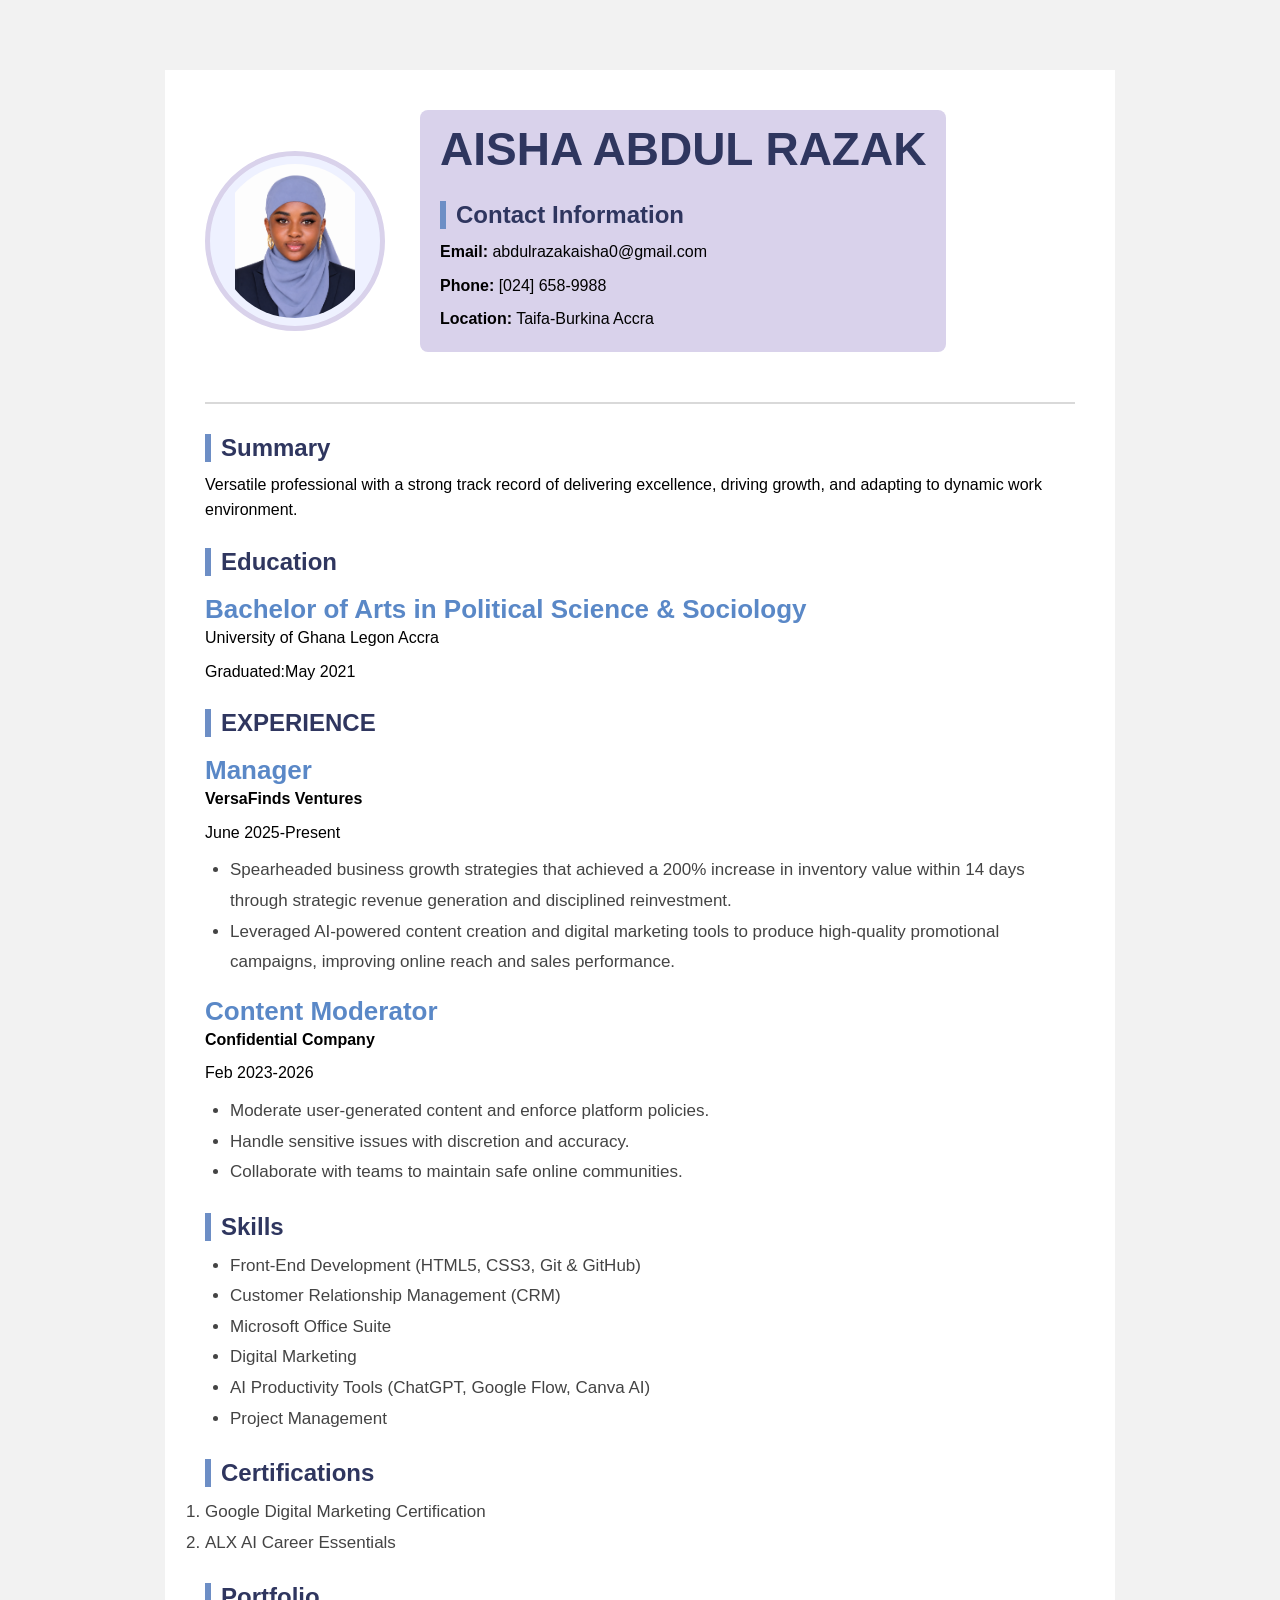
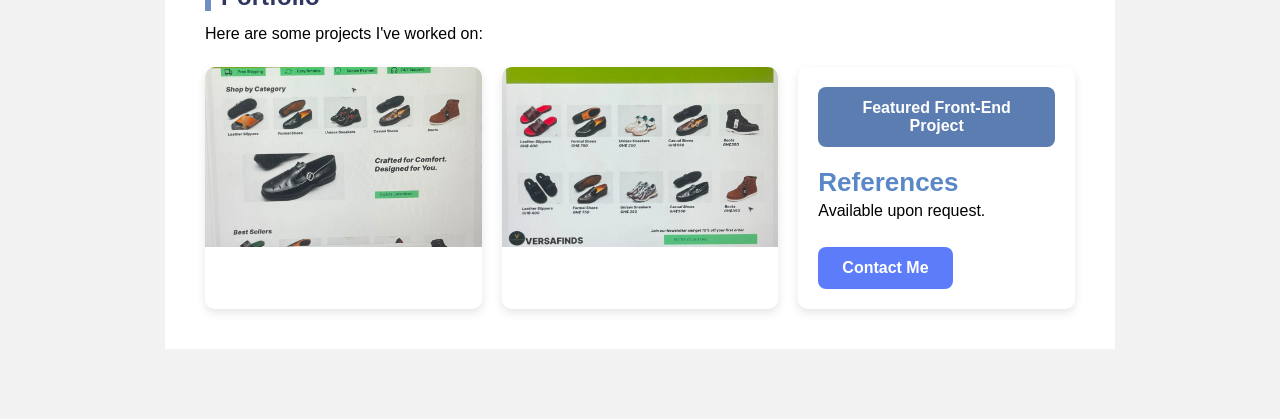
<file: index.html>
<!DOCTYPE html>
<html lang="en">
<head>
    <meta charset="UTF-8">
    <meta name="viewport" content="width=device-width, initial-scale=1.0">
    <title>Aisha's CV</title>
    <link rel="stylesheet" href="scr/style.css">
</head>
<body>
    <div class="container">

    <header class="header">

    <img src="images/passport photo 2.png" alt="Profile">

    <div class="name-banner">
    <h1>AISHA ABDUL RAZAK</h1>

    <h2>Contact Information</h2>

         <p><strong>Email:</strong> abdulrazakaisha0@gmail.com</p>
           <p><strong>Phone:</strong> [024] 658-9988</p>
            <p><strong>Location:</strong> Taifa-Burkina Accra</p>
            </div>
            </header>
            <hr>
            <section>
        
            <h2>Summary</h2>
            <p>Versatile professional with a strong track record of delivering excellence,
                driving growth, and adapting to dynamic work environment.
            </p>
            </section>

            <section>
            <h2>Education</h2>
            <h3>Bachelor of Arts in Political Science & Sociology</h3>
            <p>University of Ghana Legon Accra</p>
            <p>Graduated:May 2021</p>
            </section>

            <section>
            <h2>EXPERIENCE</h2>
            <h3>Manager</h3>
            <p><strong>VersaFinds Ventures</strong></p>
                <p>June 2025-Present</p>
                <ul>
                    <li>Spearheaded business growth strategies that achieved a 200% increase in inventory value 
                within 14 days through strategic revenue generation and disciplined reinvestment.</li>
                <li>Leveraged AI-powered content creation and digital marketing tools to produce high-quality 
                    promotional campaigns, improving online reach and sales performance.</li>
                
                </ul>
                
                <h3>Content Moderator</h3>
                <p><strong>Confidential Company</strong></p>
                <p>Feb 2023-2026</p>
                <ul>
                    <li>Moderate user-generated content and enforce platform policies.</li>
                    <li>Handle sensitive issues with discretion and accuracy.</li>
                    <li>Collaborate with teams to maintain safe online communities.</li>
                </ul>
                </section>

                    <section>

    <h2>Skills</h2>

    <ul>

        <li>Front-End Development (HTML5, CSS3, Git & GitHub)</li>

        <li>Customer Relationship Management (CRM)</li>

        <li>Microsoft Office Suite</li>

        <li>Digital Marketing</li>

        <li>AI Productivity Tools (ChatGPT, Google Flow, Canva AI)</li>

        <li>Project Management</li>

    </ul>

    </section>
<section>

     <h2>Certifications</h2>

    <ol>

        <li>Google Digital Marketing Certification</li>

        <li>ALX AI Career Essentials</li>

    </ol>
        </section>

        <section>

    <h2>Portfolio</h2>

    <p>Here are some projects I've worked on:</p>

    <div class="portfolio">

        <div class="card">

            <img src="images/WhatsApp Image 2026-07-12 at 6.37.19 PM.jpeg" alt="">

        </div>

        <div class="card">

            <img src="images/WhatsApp Image 2026-07-12 at 6.37.20 PM.jpeg" alt="Project 2">

        </div>

        <div class="card reference">

            <div class="project-note">
                Featured Front-End Project
            </div>

            <h3>References</h3>

            <p>Available upon request.</p>

            <a href="pages/contact.html" class="btn">Contact Me</a>

        </div>

    </div>

</section>
       
                

                </div>
                       
            

</body>
</html>
</file>
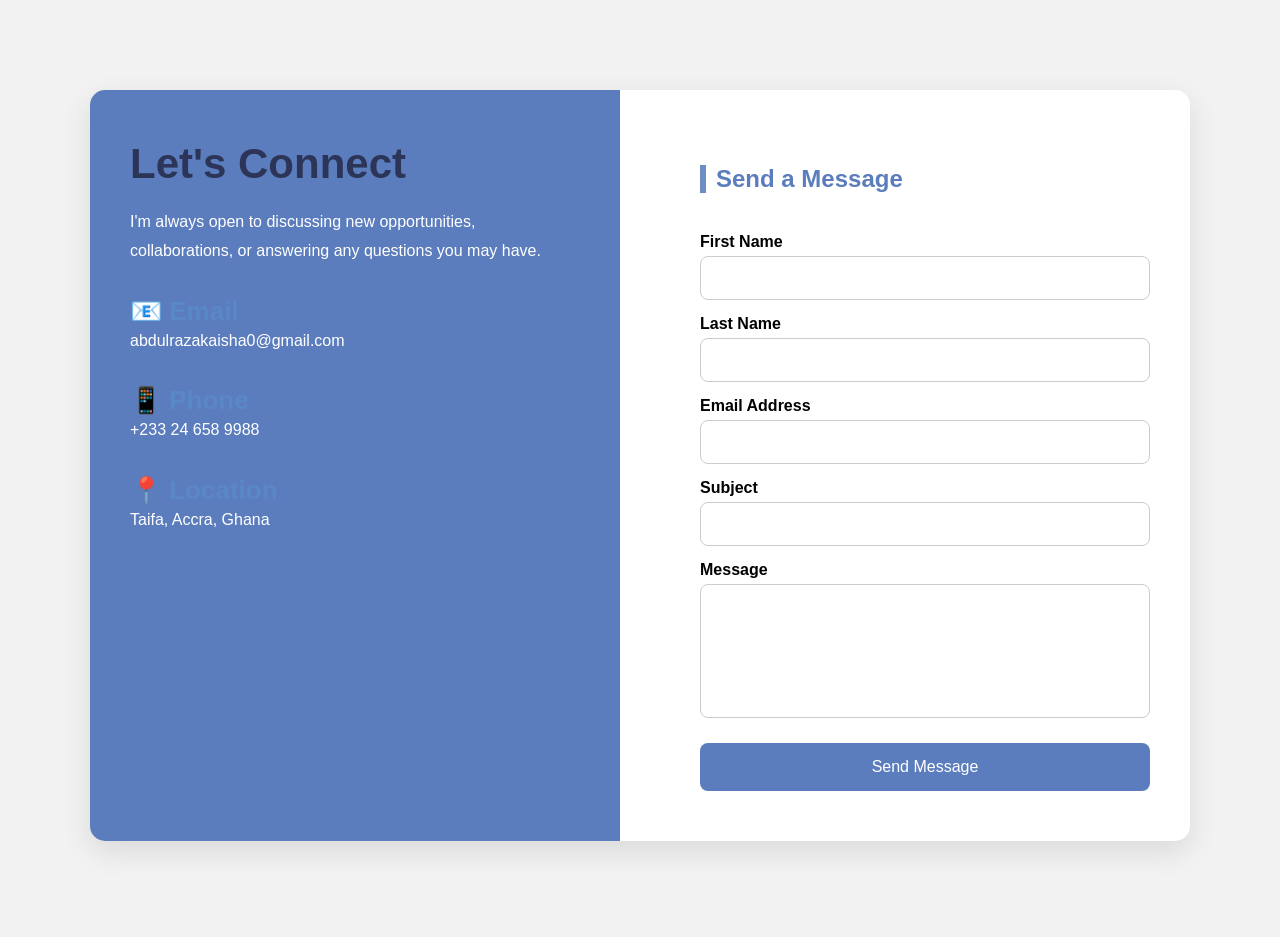
<file: pages/contact.html>
<!DOCTYPE html>
<html lang="en">
<head>
    <meta charset="UTF-8">
    <meta name="viewport" content="width=device-width, initial-scale=1.0">
    <title>Contact Me</title>
    <link rel="stylesheet" href="../scr/style.css">
</head>
<body>

    <div class="contact-container">

    <div class="contact-info">

        <h1>Let's Connect</h1>

        <p>I'm always open to discussing new opportunities, collaborations, or answering any questions you may have.</p>

        <div class="info">
            <h3>📧 Email</h3>
            <p>abdulrazakaisha0@gmail.com</p>
        </div>

        <div class="info">
            <h3>📱 Phone</h3>
            <p>+233 24 658 9988</p>
        </div>

        <div class="info">
            <h3>📍 Location</h3>
            <p>Taifa, Accra, Ghana</p>
        </div>

    </div>


    <div class="contact-form">

        <h2>Send a Message</h2>

        <form>

            <label>First Name</label>
            <input type="text" required>

            <label>Last Name</label>
            <input type="text" required>

            <label>Email Address</label>
            <input type="email" required>

            <label>Subject</label>
            <input type="text" required>

            <label>Message</label>
            <textarea rows="6" required></textarea>

            <button type="submit">Send Message</button>

        </form>

    </div>

</div>

</body>
</html>
</file>
<file: scr/style.css>
*{
    margin:0;
    padding:0;
    box-sizing:border-box;
}

body{
    font-family:Calibri, Arial, sans-serif;
    background:#f2f2f2;
    padding:30px;
}

.container{
    width:85%;
    max-width:950px;
    margin:40px auto;
    background:#fff;
    padding:40px;
    box-shadow:0 12 35px rgba(0,0,0,0.12);
}

.header{
    display:flex;
    align-items:center;
    gap:35px;
    margin-bottom:30px;
}

.header img{
    width:180px;
    height:180px;
    border-radius:50%;
    object-fit: contain;
    background:#eef1ff;
    padding:8px;
    border:5px solid #d9d2eb;
    
}

.details p{
    margin:10px 0;
    font-size: 18px;
}

h1{
    color:#2c3558;
    font-size:42px;
    margin-bottom:15px;
}

h2{
    color:#2f365f;
    margin-top:25px;
    margin-bottom:10px;
    border-left: 6px solid #6d8ec5;
    padding-left: 10px;
}

h3{
    color:#5a88c7;
    margin-top:18px;
    font-size: 26px;
}

p{
    margin-bottom:8px;
    line-height:1.6;
}

ul{
    margin-left:25px;
    margin-top:10px;
}

li{
    font-size: 17px;
    line-height:1.8;
    color: #444;
}

hr{
    margin:30px 0;
    border: none;
    height: 2px;
    background: #d9d9d9;
}

.name-banner{
    background:#d9d2eb;
    padding:12px 20px;
    border-radius:8px;
    margin-bottom:20px;
}

.name-banner h1{
    margin:0;
    color:#2f365f;
    font-size:46px;
}

.portfolio{
    display:grid;
    grid-template-columns:repeat(3,1fr);
    gap:20px;
    margin-top:20px;
}

.card{
    background:#fff;
    border-radius:10px;
    box-shadow:0 4px 10px rgba(0,0,0,.1);
    overflow:hidden;
}

.card img{
    width:100%;
    height:180px;
    object-fit:cover;
}

.reference{
    padding:20px;
}

.btn{
    display:inline-block;
    margin-top:15px;
    padding:12px 24px;
    background:#5c7cfa;
    color:#fff;
    text-decoration:none;
    border-radius:8px;
    font-weight:bold;
    transition:0.3s;
}

.btn:hover{
    background:#3b5bdb;
}

.project-note{
    background:#5B7DB1;   /* Similar blue to your headings */
    color:#fff;
    padding:12px 15px;
    border-radius:8px;
    font-weight:600;
    text-align:center;
    margin-bottom:20px;
}

.contact-container{
    max-width:1100px;
    margin:60px auto;
    display:flex;
    gap:40px;
    background:white;
    border-radius:15px;
    overflow:hidden;
    box-shadow:0 10px 30px rgba(0,0,0,.1);
}

.contact-info{
    flex:1;
    background:#5B7DBD;
    color:white;
    padding:50px 40px;
}

.contact-info h1{
    margin-bottom:20px;
}

.contact-info p{
    line-height:1.8;
}

.info{
    margin-top:30px;
}

.contact-form{
    flex:1;
    padding:50px 40px;
}

.contact-form h2{
    color:#5B7DBD;
    margin-bottom:25px;
}

form{
    display:flex;
    flex-direction:column;
}

label{
    font-weight:bold;
    margin-top:15px;
    margin-bottom:5px;
}

input,
textarea{
    padding:12px;
    border:1px solid #ccc;
    border-radius:8px;
    font-size:16px;
}

textarea{
    resize:none;
}

button{
    margin-top:25px;
    background:#5B7DBD;
    color:white;
    border:none;
    padding:15px;
    border-radius:8px;
    font-size:16px;
    cursor:pointer;
    transition:.3s;
}

button:hover{
    background:#3b5bdb;
}
</file>
